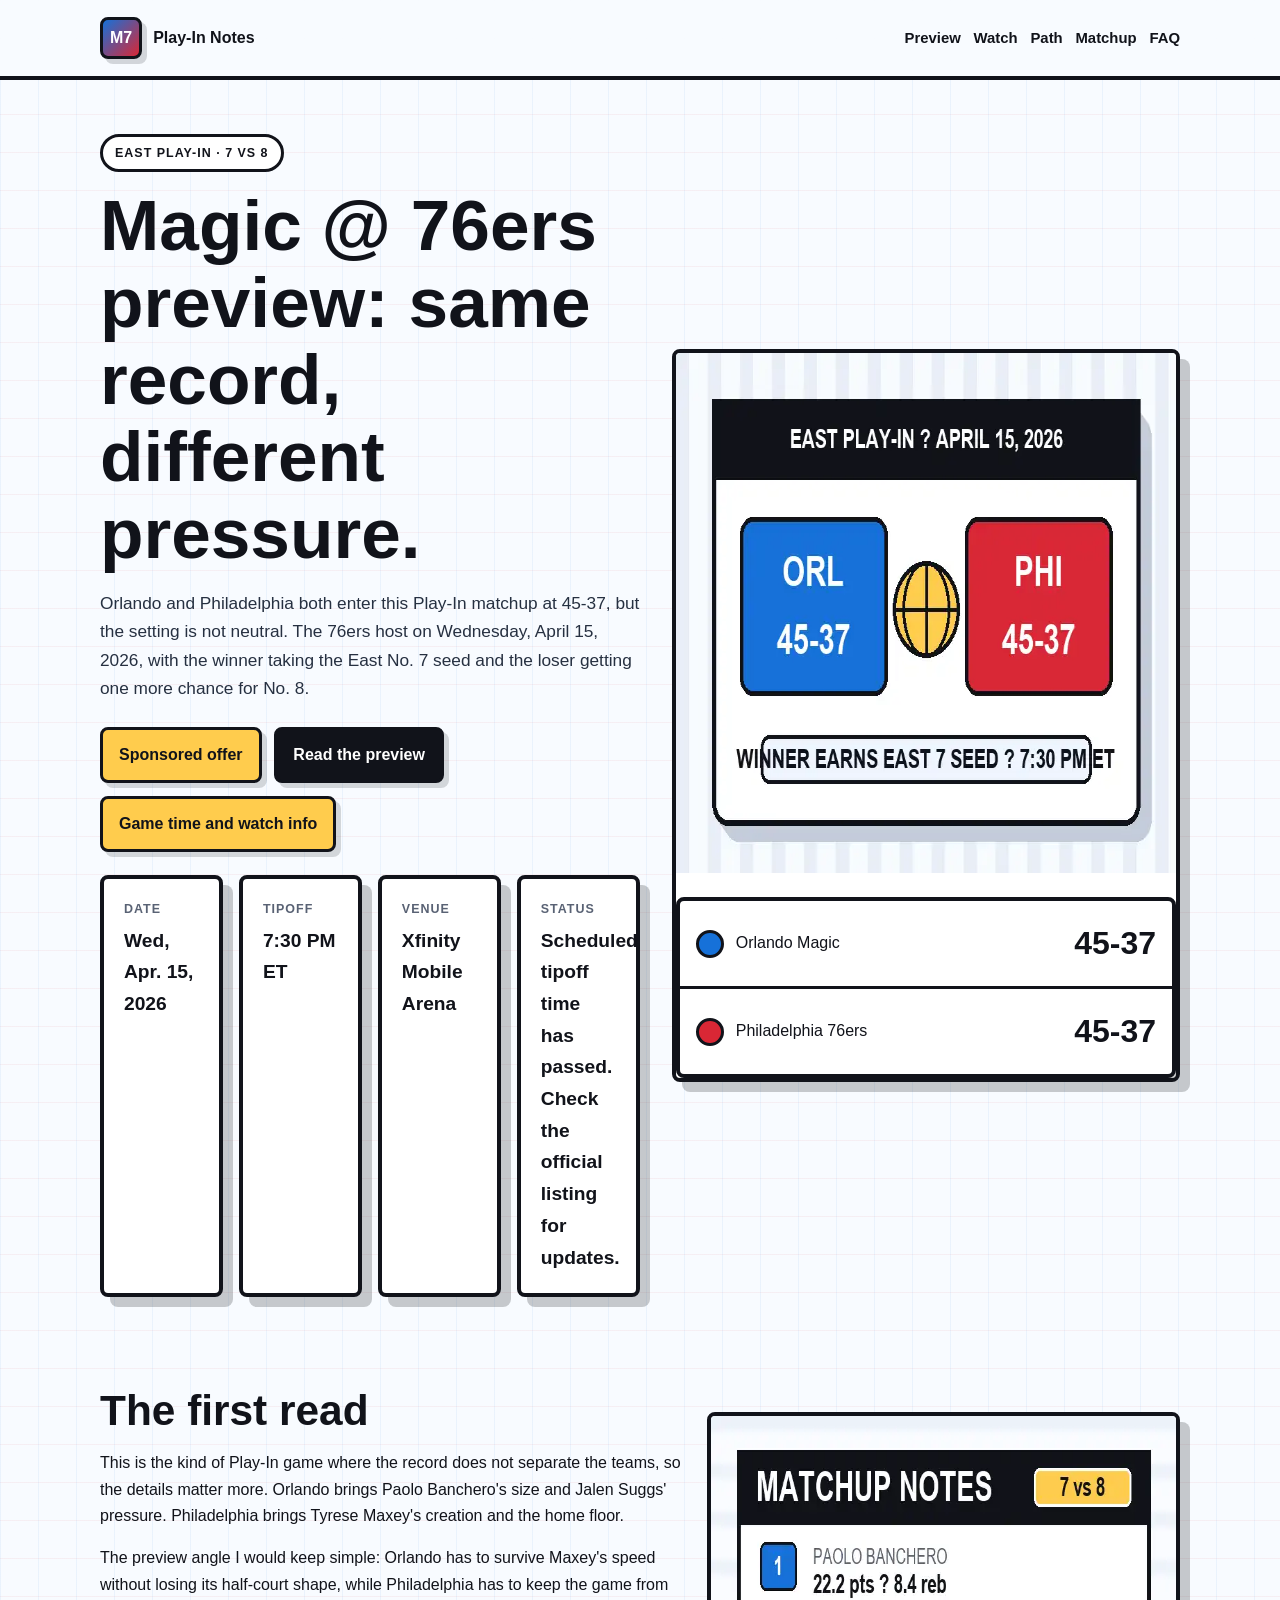
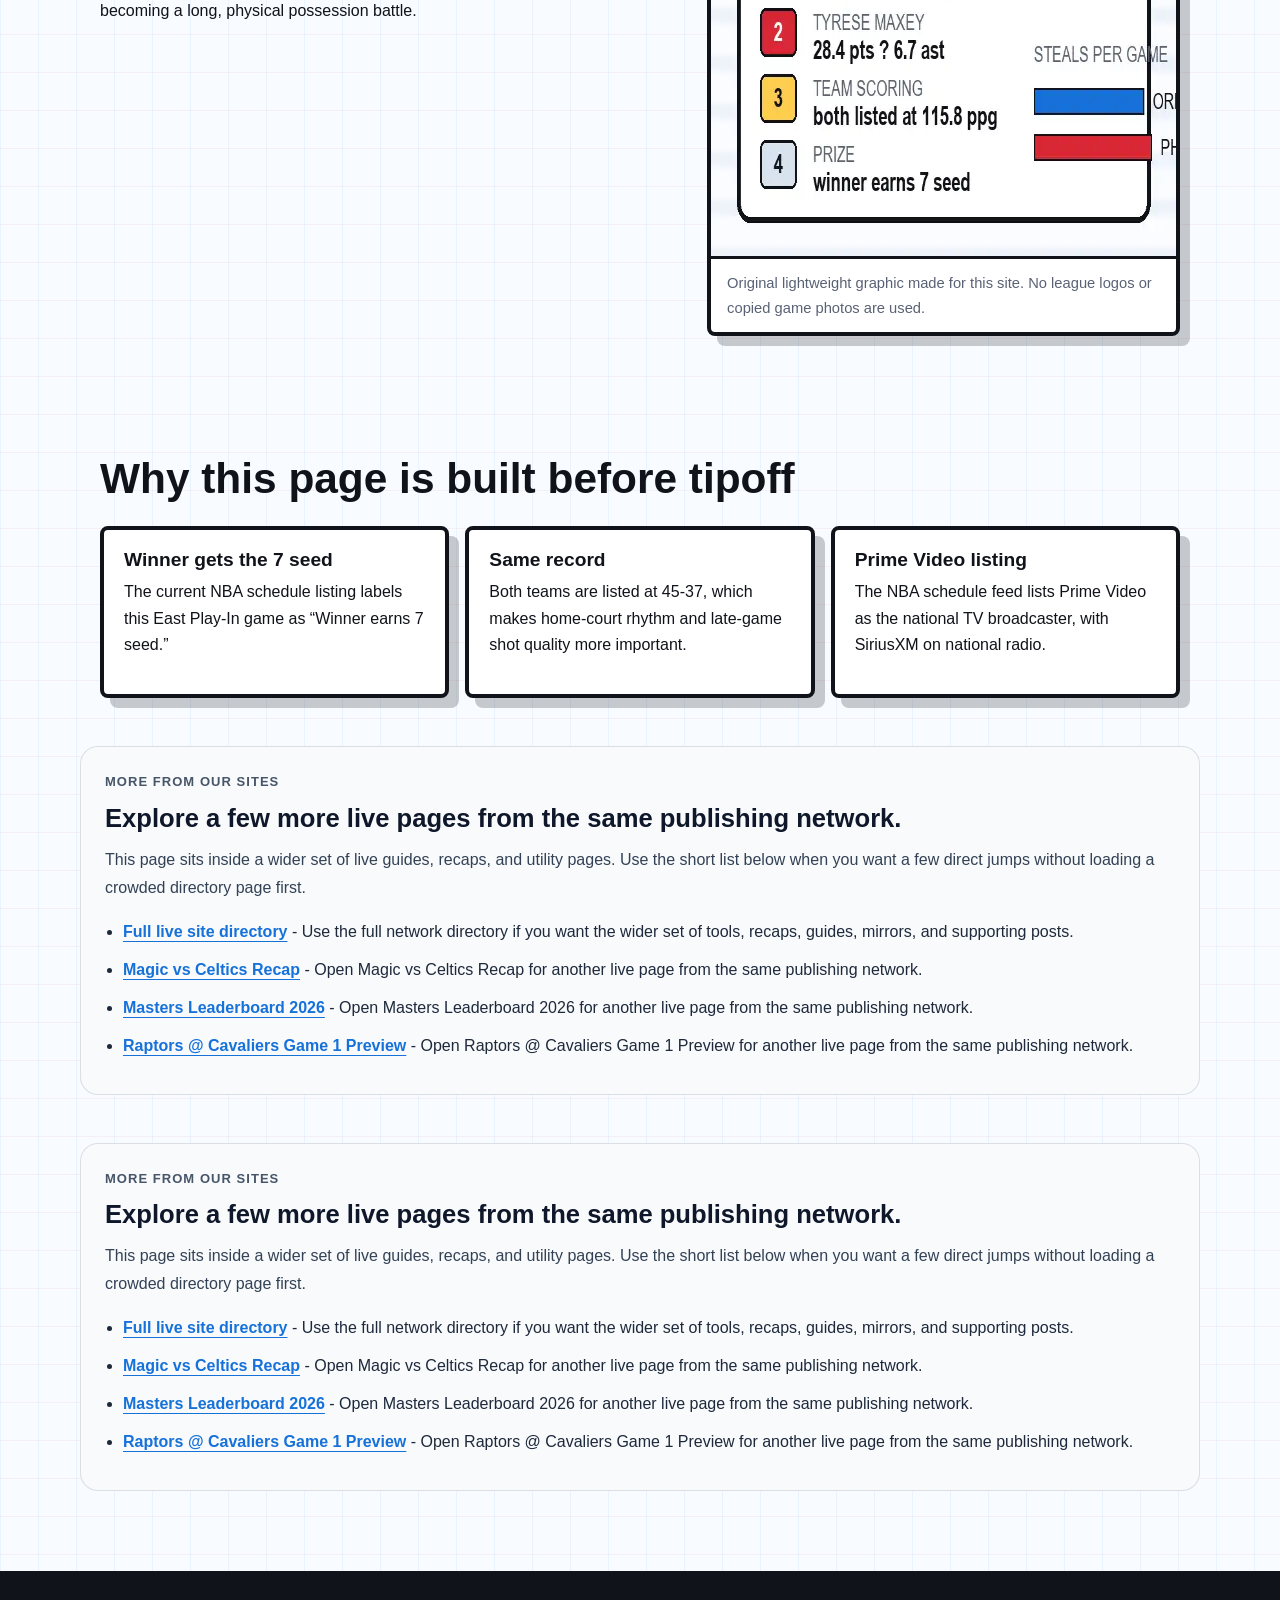
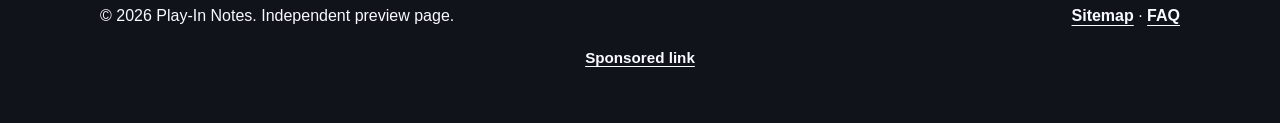
<file: index.html>
<!doctype html>
<html lang="en">
  <head>
    <meta charset="utf-8">
    <meta name="viewport" content="width=device-width, initial-scale=1">
    <meta name="google-site-verification" content="zPeMqoo2h3M_oqIertTkiu1rAj5quQBwW_J42bXbuFM">
    <title>Magic @ 76ers Play-In Preview: April 15, 2026</title>
    <meta name="description" content="Original Orlando Magic at Philadelphia 76ers Play-In preview with game time, venue, watch notes, player leaders, injury watch, and matchup angles.">
    <link rel="canonical" href="https://zeshanalikhan.github.io/magic-76ers-play-in-preview/">
    <meta property="og:title" content="Magic @ 76ers Play-In Preview">
    <meta property="og:description" content="Orlando and Philadelphia meet in the East 7-vs-8 Play-In game on April 15, 2026.">
    <meta property="og:type" content="website">
    <meta property="og:url" content="https://zeshanalikhan.github.io/magic-76ers-play-in-preview/">
    <meta property="og:image" content="https://zeshanalikhan.github.io/magic-76ers-play-in-preview/assets/images/magic-76ers-hero.webp">
    <link rel="stylesheet" href="styles.css">
    <script type="application/ld+json">
      {
        "@context": "https://schema.org",
        "@type": "SportsEvent",
        "name": "Orlando Magic at Philadelphia 76ers",
        "startDate": "2026-04-15T19:30:00-04:00",
        "eventStatus": "https://schema.org/EventScheduled",
        "eventAttendanceMode": "https://schema.org/OfflineEventAttendanceMode",
        "location": {
          "@type": "Place",
          "name": "Xfinity Mobile Arena",
          "address": {
            "@type": "PostalAddress",
            "addressLocality": "Philadelphia",
            "addressRegion": "PA",
            "addressCountry": "US"
          }
        },
        "homeTeam": {
          "@type": "SportsTeam",
          "name": "Philadelphia 76ers"
        },
        "awayTeam": {
          "@type": "SportsTeam",
          "name": "Orlando Magic"
        },
        "sport": "Basketball"
      }
    </script>
  </head>
  <body>
    <a class="skip-link" href="#main">Skip to content</a>
    <header class="site-header">
      <div class="nav-wrap">
        <a class="brand" href="index.html" aria-label="Magic 76ers Play-In home">
          <span class="brand-mark">M7</span>
          <span>Play-In Notes</span>
        </a>
        <nav class="nav-links" aria-label="Main navigation">
          <a href="pages/game-preview.html">Preview</a>
          <a href="pages/how-to-watch.html">Watch</a>
          <a href="pages/play-in-path.html">Path</a>
          <a href="pages/matchup-notes.html">Matchup</a>
          <a href="pages/game-faq.html">FAQ</a>
        </nav>
      </div>
    </header>

    <main id="main">
      <section class="hero">
        <div class="hero-inner">
          <div>
            <span class="eyebrow">East Play-In · 7 vs 8</span>
            <h1>Magic @ 76ers preview: same record, different pressure.</h1>
            <p class="lede">Orlando and Philadelphia both enter this Play-In matchup at 45-37, but the setting is not neutral. The 76ers host on Wednesday, April 15, 2026, with the winner taking the East No. 7 seed and the loser getting one more chance for No. 8.</p>
            <div class="cta-row">
              <a class="button secondary" href="https://www.profitablecpmratenetwork.com/j9f627innq?key=be46e17df9e34aa3b5b8e77e88a34740" rel="nofollow sponsored noopener" target="_blank">Sponsored offer</a>
              <a class="button" href="pages/game-preview.html">Read the preview</a>
              <a class="button secondary" href="pages/how-to-watch.html">Game time and watch info</a>
            </div>
            <div class="meta-grid" aria-label="Game quick facts">
              <div class="fact-card"><span>Date</span><strong>Wed, Apr. 15, 2026</strong></div>
              <div class="fact-card"><span>Tipoff</span><strong>7:30 PM ET</strong></div>
              <div class="fact-card"><span>Venue</span><strong>Xfinity Mobile Arena</strong></div>
              <div class="fact-card"><span>Status</span><strong data-event-countdown>Checking tipoff window</strong></div>
            </div>
          </div>
          <aside class="hero-card" aria-label="Game matchup card">
            <img src="assets/images/magic-76ers-hero.webp" width="720" height="520" alt="Illustrated Orlando Magic at Philadelphia 76ers Play-In matchup card">
            <div class="scoreboard">
              <div class="score-row"><span><span class="team-dot orl"></span>Orlando Magic</span><strong>45-37</strong></div>
              <div class="score-row"><span><span class="team-dot phi"></span>Philadelphia 76ers</span><strong>45-37</strong></div>
            </div>
          </aside>
        </div>
      </section>

      <section class="section">
        <div class="two-col">
          <div>
            <h2>The first read</h2>
            <p>This is the kind of Play-In game where the record does not separate the teams, so the details matter more. Orlando brings Paolo Banchero's size and Jalen Suggs' pressure. Philadelphia brings Tyrese Maxey's creation and the home floor.</p>
            <p>The preview angle I would keep simple: Orlando has to survive Maxey's speed without losing its half-court shape, while Philadelphia has to keep the game from becoming a long, physical possession battle.</p>
          </div>
          <figure class="image-frame">
            <img src="assets/images/magic-76ers-stats.webp" width="720" height="440" alt="Illustrated stat board for Orlando Magic at Philadelphia 76ers">
            <figcaption>Original lightweight graphic made for this site. No league logos or copied game photos are used.</figcaption>
          </figure>
        </div>
      </section>

      <section class="section">
        <h2>Why this page is built before tipoff</h2>
        <div class="card-grid">
          <article class="panel">
            <h3>Winner gets the 7 seed</h3>
            <p>The current NBA schedule listing labels this East Play-In game as “Winner earns 7 seed.”</p>
          </article>
          <article class="panel">
            <h3>Same record</h3>
            <p>Both teams are listed at 45-37, which makes home-court rhythm and late-game shot quality more important.</p>
          </article>
          <article class="panel">
            <h3>Prime Video listing</h3>
            <p>The NBA schedule feed lists Prime Video as the national TV broadcaster, with SiriusXM on national radio.</p>
          </article>
        </div>
      </section>

      <!-- NETWORK_LINKS_START -->
      <section data-network-links="true" aria-labelledby="network-links-heading" style="padding:0 0 48px;">
        <div style="width:min(1120px, calc(100% - 32px)); margin:0 auto;">
          <div style="border:1px solid rgba(15, 23, 42, 0.12); background:#f8fafc; border-radius:18px; padding:24px;">
            <p style="margin:0 0 10px; font-size:13px; font-weight:800; letter-spacing:0.08em; text-transform:uppercase; color:#475569;">More from our sites</p>
            <h2 id="network-links-heading" style="margin:0 0 12px; font-size:clamp(1.5rem, 2vw, 1.9rem); line-height:1.2; color:#0f172a;">Explore a few more live pages from the same publishing network.</h2>
            <p style="margin:0 0 16px; color:#334155; line-height:1.75;">This page sits inside a wider set of live guides, recaps, and utility pages. Use the short list below when you want a few direct jumps without loading a crowded directory page first.</p>
            <ul style="margin:0; padding-left:18px; color:#1e293b; line-height:1.75;">
          <li style="margin:0 0 10px;"><a href="https://zeshanalikhan.github.io/creator-app-hub-site/pages/site-directory.html">Full live site directory</a> - Use the full network directory if you want the wider set of tools, recaps, guides, mirrors, and supporting posts.</li>
          <li style="margin:0 0 10px;"><a href="https://zeshanalikhan.github.io/magic-celtics-recap/">Magic vs Celtics Recap</a> - Open Magic vs Celtics Recap for another live page from the same publishing network.</li>
          <li style="margin:0 0 10px;"><a href="https://zeshanalikhan.github.io/masters-leaderboard-guide/">Masters Leaderboard 2026</a> - Open Masters Leaderboard 2026 for another live page from the same publishing network.</li>
          <li style="margin:0 0 10px;"><a href="https://zeshanalikhan.github.io/raptors-cavaliers-first-round-game-1-preview/">Raptors @ Cavaliers Game 1 Preview</a> - Open Raptors @ Cavaliers Game 1 Preview for another live page from the same publishing network.</li>
            </ul>
          </div>
        </div>
      </section>
      <!-- NETWORK_LINKS_END -->
    
      <!-- NETWORK_LINKS_START -->
      <section data-network-links="true" aria-labelledby="network-links-heading" style="padding:0 0 48px;">
        <div style="width:min(1120px, calc(100% - 32px)); margin:0 auto;">
          <div style="border:1px solid rgba(15, 23, 42, 0.12); background:#f8fafc; border-radius:18px; padding:24px;">
            <p style="margin:0 0 10px; font-size:13px; font-weight:800; letter-spacing:0.08em; text-transform:uppercase; color:#475569;">More from our sites</p>
            <h2 id="network-links-heading" style="margin:0 0 12px; font-size:clamp(1.5rem, 2vw, 1.9rem); line-height:1.2; color:#0f172a;">Explore a few more live pages from the same publishing network.</h2>
            <p style="margin:0 0 16px; color:#334155; line-height:1.75;">This page sits inside a wider set of live guides, recaps, and utility pages. Use the short list below when you want a few direct jumps without loading a crowded directory page first.</p>
            <ul style="margin:0; padding-left:18px; color:#1e293b; line-height:1.75;">
          <li style="margin:0 0 10px;"><a href="https://zeshanalikhan.github.io/creator-app-hub-site/pages/site-directory.html">Full live site directory</a> - Use the full network directory if you want the wider set of tools, recaps, guides, mirrors, and supporting posts.</li>
          <li style="margin:0 0 10px;"><a href="https://zeshanalikhan.github.io/magic-celtics-recap/">Magic vs Celtics Recap</a> - Open Magic vs Celtics Recap for another live page from the same publishing network.</li>
          <li style="margin:0 0 10px;"><a href="https://zeshanalikhan.github.io/masters-leaderboard-guide/">Masters Leaderboard 2026</a> - Open Masters Leaderboard 2026 for another live page from the same publishing network.</li>
          <li style="margin:0 0 10px;"><a href="https://zeshanalikhan.github.io/raptors-cavaliers-first-round-game-1-preview/">Raptors @ Cavaliers Game 1 Preview</a> - Open Raptors @ Cavaliers Game 1 Preview for another live page from the same publishing network.</li>
            </ul>
          </div>
        </div>
      </section>
      <!-- NETWORK_LINKS_END -->
    </main>

    <footer class="site-footer">
      <div class="footer-inner">
        <p>© <span data-year>2026</span> Play-In Notes. Independent preview page.</p>
        <p><a href="sitemap.xml">Sitemap</a> · <a href="pages/game-faq.html">FAQ</a></p>
      </div>
          <div class="adsterra-link-wrap">
        <a class="adsterra-link" href="https://www.profitablecpmratenetwork.com/j9f627innq?key=be46e17df9e34aa3b5b8e77e88a34740" rel="nofollow sponsored noopener" target="_blank">Sponsored link</a>
      </div>
  </footer>
    <script src="app.js" defer></script>
  </body>
</html>
</file>
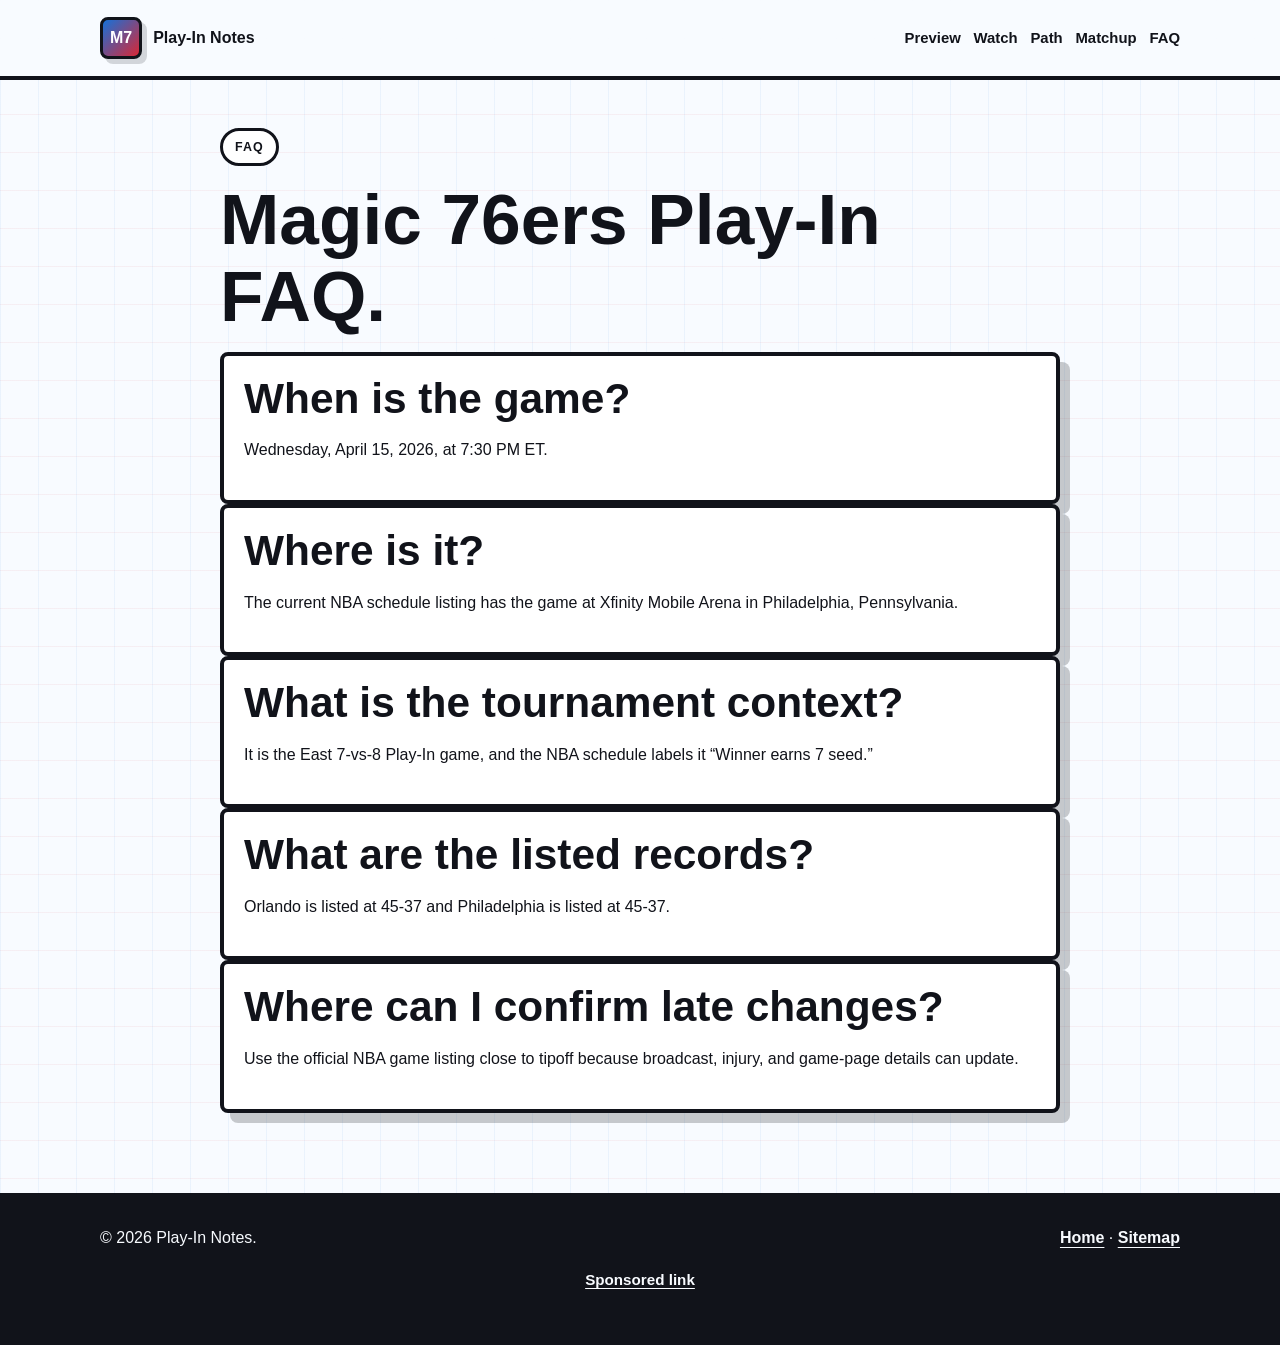
<file: pages/game-faq.html>
<!doctype html>
<html lang="en">
  <head>
    <meta charset="utf-8">
    <meta name="viewport" content="width=device-width, initial-scale=1">
    <meta name="google-site-verification" content="zPeMqoo2h3M_oqIertTkiu1rAj5quQBwW_J42bXbuFM">
    <title>Magic 76ers Play-In FAQ</title>
    <meta name="description" content="FAQ for Orlando Magic at Philadelphia 76ers in the April 15, 2026 East Play-In game.">
    <link rel="canonical" href="https://zeshanalikhan.github.io/magic-76ers-play-in-preview/pages/game-faq.html">
    <meta property="og:title" content="Magic 76ers Play-In FAQ">
    <meta property="og:description" content="Quick answers about time, venue, broadcast, records, and Play-In stakes.">
    <meta property="og:type" content="article">
    <meta property="og:url" content="https://zeshanalikhan.github.io/magic-76ers-play-in-preview/pages/game-faq.html">
    <meta property="og:image" content="https://zeshanalikhan.github.io/magic-76ers-play-in-preview/assets/images/magic-76ers-hero.webp">
    <link rel="stylesheet" href="../styles.css">
    <script type="application/ld+json">
      {
        "@context": "https://schema.org",
        "@type": "FAQPage",
        "mainEntity": [
          {
            "@type": "Question",
            "name": "When is Magic at 76ers?",
            "acceptedAnswer": {
              "@type": "Answer",
              "text": "Magic at 76ers is scheduled for Wednesday, April 15, 2026, at 7:30 PM ET."
            }
          },
          {
            "@type": "Question",
            "name": "Where is Orlando vs Philadelphia being played?",
            "acceptedAnswer": {
              "@type": "Answer",
              "text": "The game is listed at Xfinity Mobile Arena in Philadelphia, Pennsylvania."
            }
          },
          {
            "@type": "Question",
            "name": "What does the winner get?",
            "acceptedAnswer": {
              "@type": "Answer",
              "text": "The NBA schedule listing says the winner earns the East No. 7 seed."
            }
          },
          {
            "@type": "Question",
            "name": "What are the listed team records?",
            "acceptedAnswer": {
              "@type": "Answer",
              "text": "Both Orlando and Philadelphia are listed at 45-37."
            }
          }
        ]
      }
    </script>
  </head>
  <body>
    <a class="skip-link" href="#main">Skip to content</a>
    <header class="site-header">
      <div class="nav-wrap">
        <a class="brand" href="../index.html"><span class="brand-mark">M7</span><span>Play-In Notes</span></a>
        <nav class="nav-links" aria-label="Main navigation">
          <a href="game-preview.html">Preview</a>
          <a href="how-to-watch.html">Watch</a>
          <a href="play-in-path.html">Path</a>
          <a href="matchup-notes.html">Matchup</a>
          <a href="game-faq.html">FAQ</a>
        </nav>
      </div>
    </header>
    <main id="main" class="section narrow">
      <span class="eyebrow">FAQ</span>
      <h1>Magic 76ers Play-In FAQ.</h1>

      <section class="panel">
        <h2>When is the game?</h2>
        <p>Wednesday, April 15, 2026, at 7:30 PM ET.</p>
      </section>
      <section class="panel">
        <h2>Where is it?</h2>
        <p>The current NBA schedule listing has the game at Xfinity Mobile Arena in Philadelphia, Pennsylvania.</p>
      </section>
      <section class="panel">
        <h2>What is the tournament context?</h2>
        <p>It is the East 7-vs-8 Play-In game, and the NBA schedule labels it “Winner earns 7 seed.”</p>
      </section>
      <section class="panel">
        <h2>What are the listed records?</h2>
        <p>Orlando is listed at 45-37 and Philadelphia is listed at 45-37.</p>
      </section>
      <section class="panel">
        <h2>Where can I confirm late changes?</h2>
        <p>Use the official NBA game listing close to tipoff because broadcast, injury, and game-page details can update.</p>
      </section>
    </main>
    <footer class="site-footer">
      <div class="footer-inner">
        <p>© <span data-year>2026</span> Play-In Notes.</p>
        <p><a href="../index.html">Home</a> · <a href="../sitemap.xml">Sitemap</a></p>
      </div>
          <div class="adsterra-link-wrap">
        <a class="adsterra-link" href="https://www.profitablecpmratenetwork.com/j9f627innq?key=be46e17df9e34aa3b5b8e77e88a34740" rel="nofollow sponsored noopener" target="_blank">Sponsored link</a>
      </div>
  </footer>
    <script src="../app.js" defer></script>
  </body>
</html>
</file>
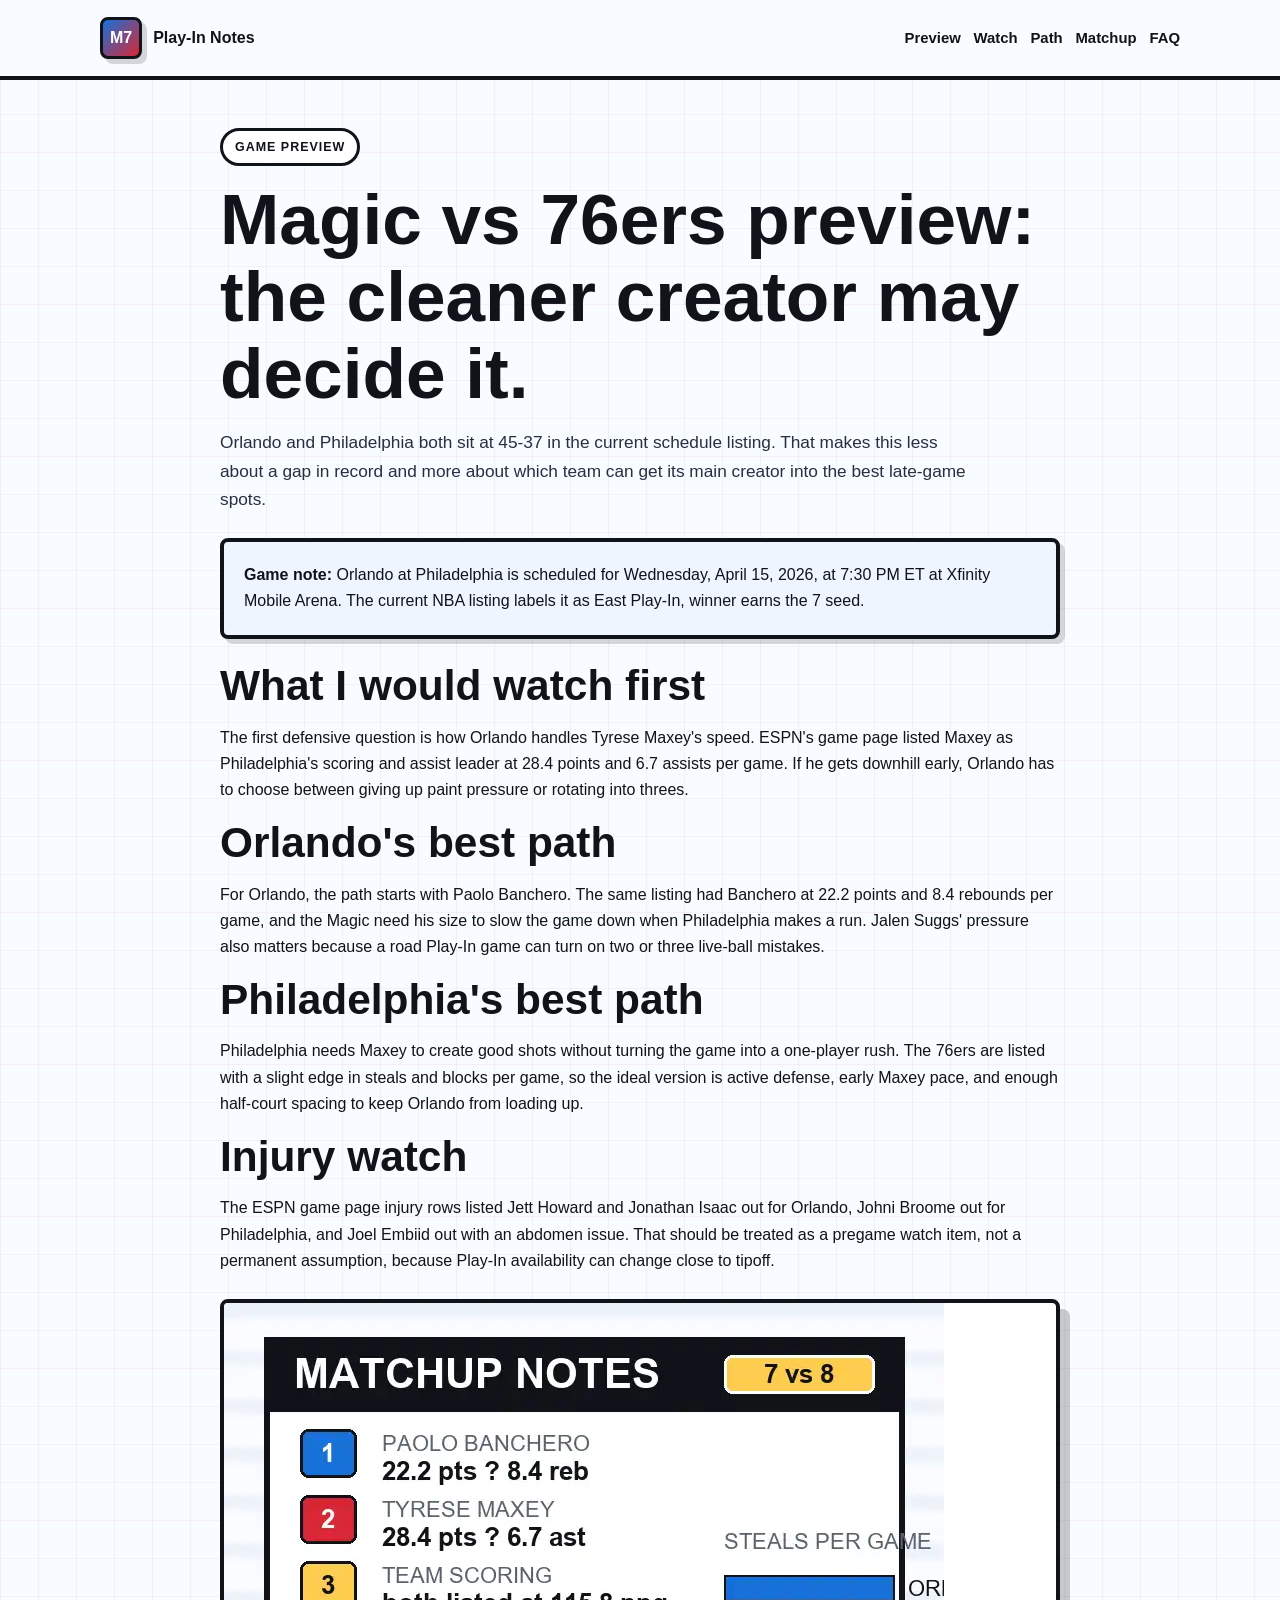
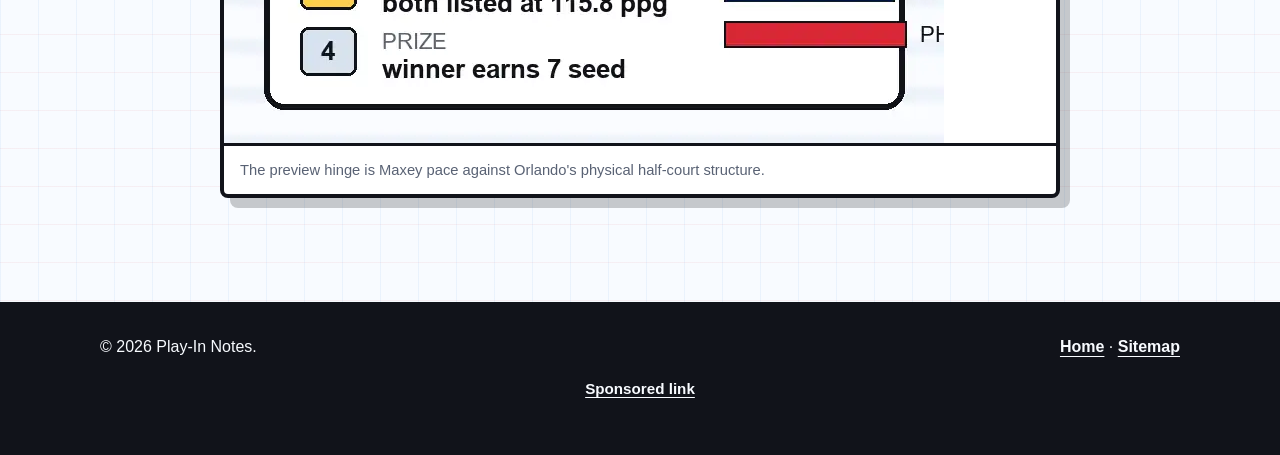
<file: pages/game-preview.html>
<!doctype html>
<html lang="en">
  <head>
    <meta charset="utf-8">
    <meta name="viewport" content="width=device-width, initial-scale=1">
    <meta name="google-site-verification" content="zPeMqoo2h3M_oqIertTkiu1rAj5quQBwW_J42bXbuFM">
    <title>Magic vs 76ers Preview: East Play-In Notes</title>
    <meta name="description" content="Original Orlando Magic vs Philadelphia 76ers Play-In preview with matchup angles, leaders, injury watch, and game context.">
    <link rel="canonical" href="https://zeshanalikhan.github.io/magic-76ers-play-in-preview/pages/game-preview.html">
    <meta property="og:title" content="Magic vs 76ers Preview">
    <meta property="og:description" content="Orlando visits Philadelphia in the East 7-vs-8 Play-In matchup.">
    <meta property="og:type" content="article">
    <meta property="og:url" content="https://zeshanalikhan.github.io/magic-76ers-play-in-preview/pages/game-preview.html">
    <meta property="og:image" content="https://zeshanalikhan.github.io/magic-76ers-play-in-preview/assets/images/magic-76ers-hero.webp">
    <link rel="stylesheet" href="../styles.css">
    <script type="application/ld+json">
      {
        "@context": "https://schema.org",
        "@type": "Article",
        "headline": "Magic vs 76ers Preview: East Play-In Notes",
        "description": "Original Orlando Magic vs Philadelphia 76ers Play-In preview with matchup angles, leaders, injury watch, and game context.",
        "datePublished": "2026-04-13",
        "dateModified": "2026-04-13",
        "image": "https://zeshanalikhan.github.io/magic-76ers-play-in-preview/assets/images/magic-76ers-hero.webp",
        "author": {
          "@type": "Person",
          "name": "Play-In Notes Desk"
        },
        "mainEntityOfPage": "https://zeshanalikhan.github.io/magic-76ers-play-in-preview/pages/game-preview.html",
        "about": {
          "@type": "SportsEvent",
          "name": "Orlando Magic at Philadelphia 76ers",
          "startDate": "2026-04-15T19:30:00-04:00",
          "location": {
            "@type": "Place",
            "name": "Xfinity Mobile Arena",
            "address": {
              "@type": "PostalAddress",
              "addressLocality": "Philadelphia",
              "addressRegion": "PA",
              "addressCountry": "US"
            }
          }
        }
      }
    </script>
  </head>
  <body>
    <a class="skip-link" href="#main">Skip to content</a>
    <header class="site-header">
      <div class="nav-wrap">
        <a class="brand" href="../index.html"><span class="brand-mark">M7</span><span>Play-In Notes</span></a>
        <nav class="nav-links" aria-label="Main navigation">
          <a href="game-preview.html">Preview</a>
          <a href="how-to-watch.html">Watch</a>
          <a href="play-in-path.html">Path</a>
          <a href="matchup-notes.html">Matchup</a>
          <a href="game-faq.html">FAQ</a>
        </nav>
      </div>
    </header>
    <main id="main" class="section narrow">
      <span class="eyebrow">Game preview</span>
      <h1>Magic vs 76ers preview: the cleaner creator may decide it.</h1>
      <p class="lede">Orlando and Philadelphia both sit at 45-37 in the current schedule listing. That makes this less about a gap in record and more about which team can get its main creator into the best late-game spots.</p>

      <div class="callout">
        <strong>Game note:</strong> Orlando at Philadelphia is scheduled for Wednesday, April 15, 2026, at 7:30 PM ET at Xfinity Mobile Arena. The current NBA listing labels it as East Play-In, winner earns the 7 seed.
      </div>

      <h2>What I would watch first</h2>
      <p>The first defensive question is how Orlando handles Tyrese Maxey's speed. ESPN's game page listed Maxey as Philadelphia's scoring and assist leader at 28.4 points and 6.7 assists per game. If he gets downhill early, Orlando has to choose between giving up paint pressure or rotating into threes.</p>

      <h2>Orlando's best path</h2>
      <p>For Orlando, the path starts with Paolo Banchero. The same listing had Banchero at 22.2 points and 8.4 rebounds per game, and the Magic need his size to slow the game down when Philadelphia makes a run. Jalen Suggs' pressure also matters because a road Play-In game can turn on two or three live-ball mistakes.</p>

      <h2>Philadelphia's best path</h2>
      <p>Philadelphia needs Maxey to create good shots without turning the game into a one-player rush. The 76ers are listed with a slight edge in steals and blocks per game, so the ideal version is active defense, early Maxey pace, and enough half-court spacing to keep Orlando from loading up.</p>

      <h2>Injury watch</h2>
      <p>The ESPN game page injury rows listed Jett Howard and Jonathan Isaac out for Orlando, Johni Broome out for Philadelphia, and Joel Embiid out with an abdomen issue. That should be treated as a pregame watch item, not a permanent assumption, because Play-In availability can change close to tipoff.</p>

      <figure class="image-frame">
        <img src="../assets/images/magic-76ers-stats.webp" width="720" height="440" alt="Illustrated Magic 76ers stat notes">
        <figcaption>The preview hinge is Maxey pace against Orlando's physical half-court structure.</figcaption>
      </figure>
    </main>
    <footer class="site-footer">
      <div class="footer-inner">
        <p>© <span data-year>2026</span> Play-In Notes.</p>
        <p><a href="../index.html">Home</a> · <a href="../sitemap.xml">Sitemap</a></p>
      </div>
          <div class="adsterra-link-wrap">
        <a class="adsterra-link" href="https://www.profitablecpmratenetwork.com/j9f627innq?key=be46e17df9e34aa3b5b8e77e88a34740" rel="nofollow sponsored noopener" target="_blank">Sponsored link</a>
      </div>
  </footer>
    <script src="../app.js" defer></script>
  </body>
</html>
</file>
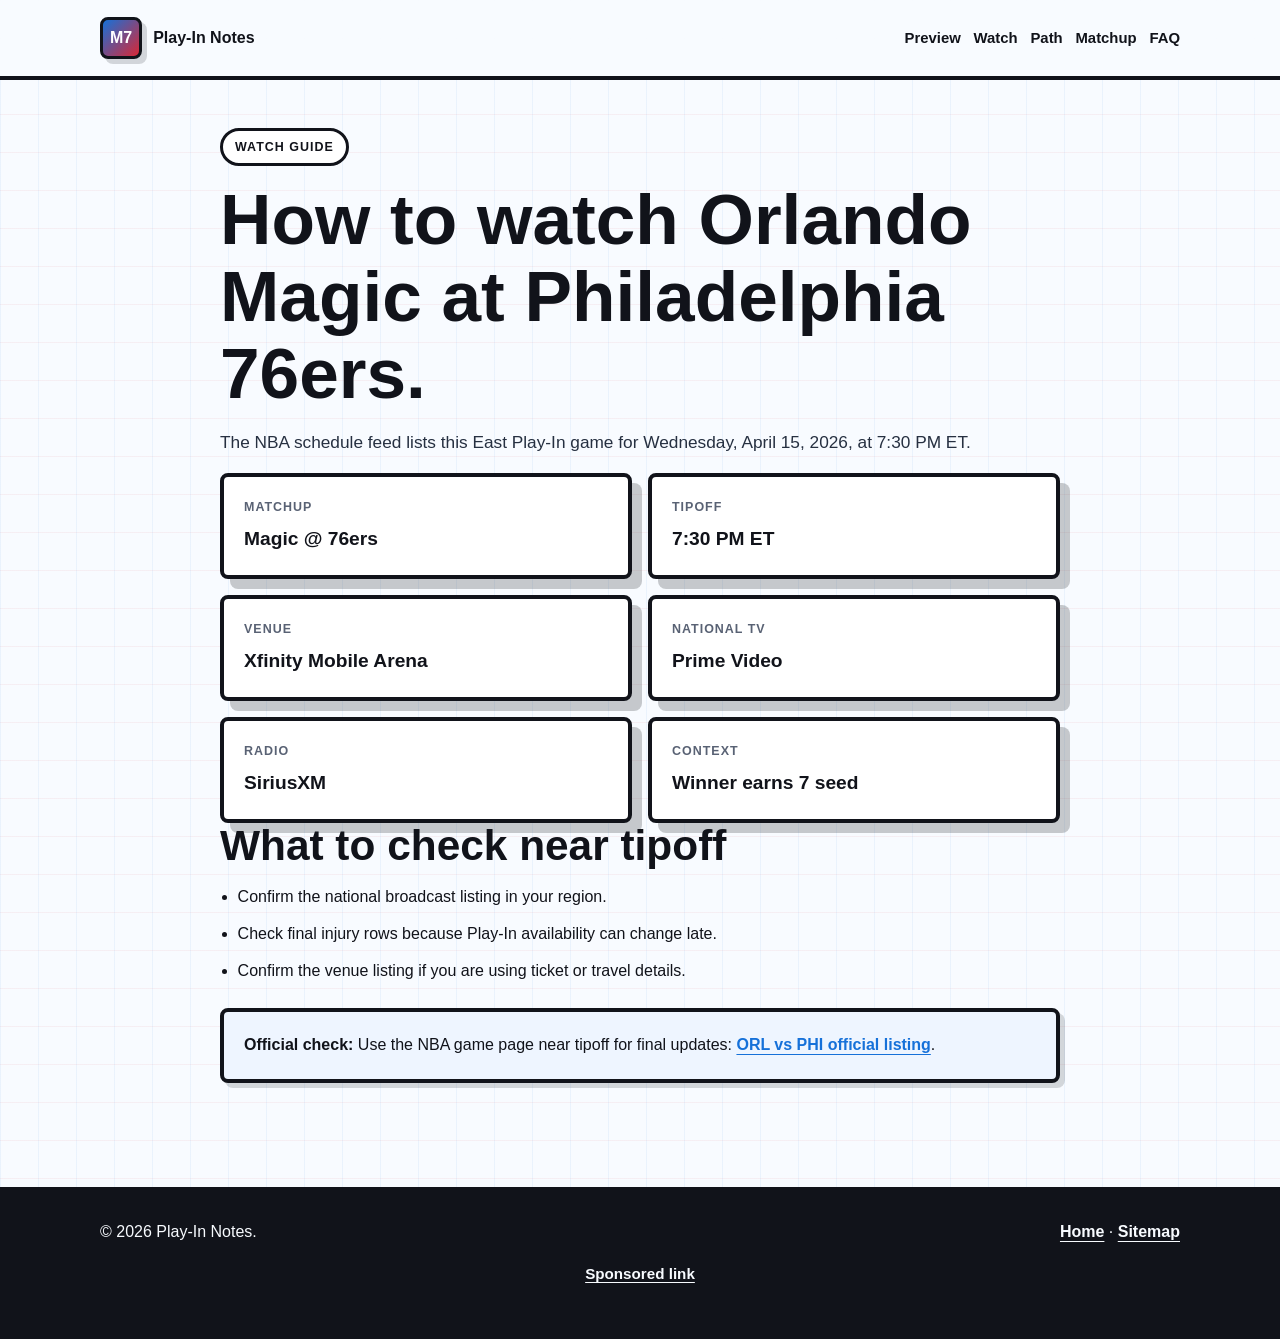
<file: pages/how-to-watch.html>
<!doctype html>
<html lang="en">
  <head>
    <meta charset="utf-8">
    <meta name="viewport" content="width=device-width, initial-scale=1">
    <meta name="google-site-verification" content="zPeMqoo2h3M_oqIertTkiu1rAj5quQBwW_J42bXbuFM">
    <title>How to Watch Magic at 76ers: Time, Venue, Broadcast</title>
    <meta name="description" content="How to watch Orlando Magic at Philadelphia 76ers in the April 15, 2026 East Play-In game, including time, venue, broadcast, and official listing link.">
    <link rel="canonical" href="https://zeshanalikhan.github.io/magic-76ers-play-in-preview/pages/how-to-watch.html">
    <meta property="og:title" content="How to Watch Magic at 76ers">
    <meta property="og:description" content="Tipoff time, venue, and broadcast notes for Orlando at Philadelphia.">
    <meta property="og:type" content="article">
    <meta property="og:url" content="https://zeshanalikhan.github.io/magic-76ers-play-in-preview/pages/how-to-watch.html">
    <meta property="og:image" content="https://zeshanalikhan.github.io/magic-76ers-play-in-preview/assets/images/magic-76ers-stats.webp">
    <link rel="stylesheet" href="../styles.css">
    <script type="application/ld+json">
      {
        "@context": "https://schema.org",
        "@type": "Article",
        "headline": "How to Watch Magic at 76ers: Time, Venue, Broadcast",
        "description": "How to watch Orlando Magic at Philadelphia 76ers in the April 15, 2026 East Play-In game, including time, venue, broadcast, and official listing link.",
        "datePublished": "2026-04-13",
        "dateModified": "2026-04-13",
        "image": "https://zeshanalikhan.github.io/magic-76ers-play-in-preview/assets/images/magic-76ers-stats.webp",
        "author": {
          "@type": "Person",
          "name": "Play-In Notes Desk"
        },
        "mainEntityOfPage": "https://zeshanalikhan.github.io/magic-76ers-play-in-preview/pages/how-to-watch.html",
        "about": {
          "@type": "SportsEvent",
          "name": "Orlando Magic at Philadelphia 76ers",
          "startDate": "2026-04-15T19:30:00-04:00",
          "location": {
            "@type": "Place",
            "name": "Xfinity Mobile Arena",
            "address": {
              "@type": "PostalAddress",
              "addressLocality": "Philadelphia",
              "addressRegion": "PA",
              "addressCountry": "US"
            }
          }
        }
      }
    </script>
  </head>
  <body>
    <a class="skip-link" href="#main">Skip to content</a>
    <header class="site-header">
      <div class="nav-wrap">
        <a class="brand" href="../index.html"><span class="brand-mark">M7</span><span>Play-In Notes</span></a>
        <nav class="nav-links" aria-label="Main navigation">
          <a href="game-preview.html">Preview</a>
          <a href="how-to-watch.html">Watch</a>
          <a href="play-in-path.html">Path</a>
          <a href="matchup-notes.html">Matchup</a>
          <a href="game-faq.html">FAQ</a>
        </nav>
      </div>
    </header>
    <main id="main" class="section narrow">
      <span class="eyebrow">Watch guide</span>
      <h1>How to watch Orlando Magic at Philadelphia 76ers.</h1>
      <p class="lede">The NBA schedule feed lists this East Play-In game for Wednesday, April 15, 2026, at 7:30 PM ET.</p>

      <section class="stat-grid" aria-label="Watch facts">
        <div class="fact-card"><span>Matchup</span><strong>Magic @ 76ers</strong></div>
        <div class="fact-card"><span>Tipoff</span><strong>7:30 PM ET</strong></div>
        <div class="fact-card"><span>Venue</span><strong>Xfinity Mobile Arena</strong></div>
        <div class="fact-card"><span>National TV</span><strong>Prime Video</strong></div>
        <div class="fact-card"><span>Radio</span><strong>SiriusXM</strong></div>
        <div class="fact-card"><span>Context</span><strong>Winner earns 7 seed</strong></div>
      </section>

      <h2>What to check near tipoff</h2>
      <ul class="clean-list">
        <li>Confirm the national broadcast listing in your region.</li>
        <li>Check final injury rows because Play-In availability can change late.</li>
        <li>Confirm the venue listing if you are using ticket or travel details.</li>
      </ul>

      <div class="callout">
        <strong>Official check:</strong> Use the NBA game page near tipoff for final updates: <a href="https://www.nba.com/game/orl-vs-phi-0052500101" rel="nofollow noopener" target="_blank">ORL vs PHI official listing</a>.
      </div>
    </main>
    <footer class="site-footer">
      <div class="footer-inner">
        <p>© <span data-year>2026</span> Play-In Notes.</p>
        <p><a href="../index.html">Home</a> · <a href="../sitemap.xml">Sitemap</a></p>
      </div>
          <div class="adsterra-link-wrap">
        <a class="adsterra-link" href="https://www.profitablecpmratenetwork.com/j9f627innq?key=be46e17df9e34aa3b5b8e77e88a34740" rel="nofollow sponsored noopener" target="_blank">Sponsored link</a>
      </div>
  </footer>
    <script src="../app.js" defer></script>
  </body>
</html>
</file>
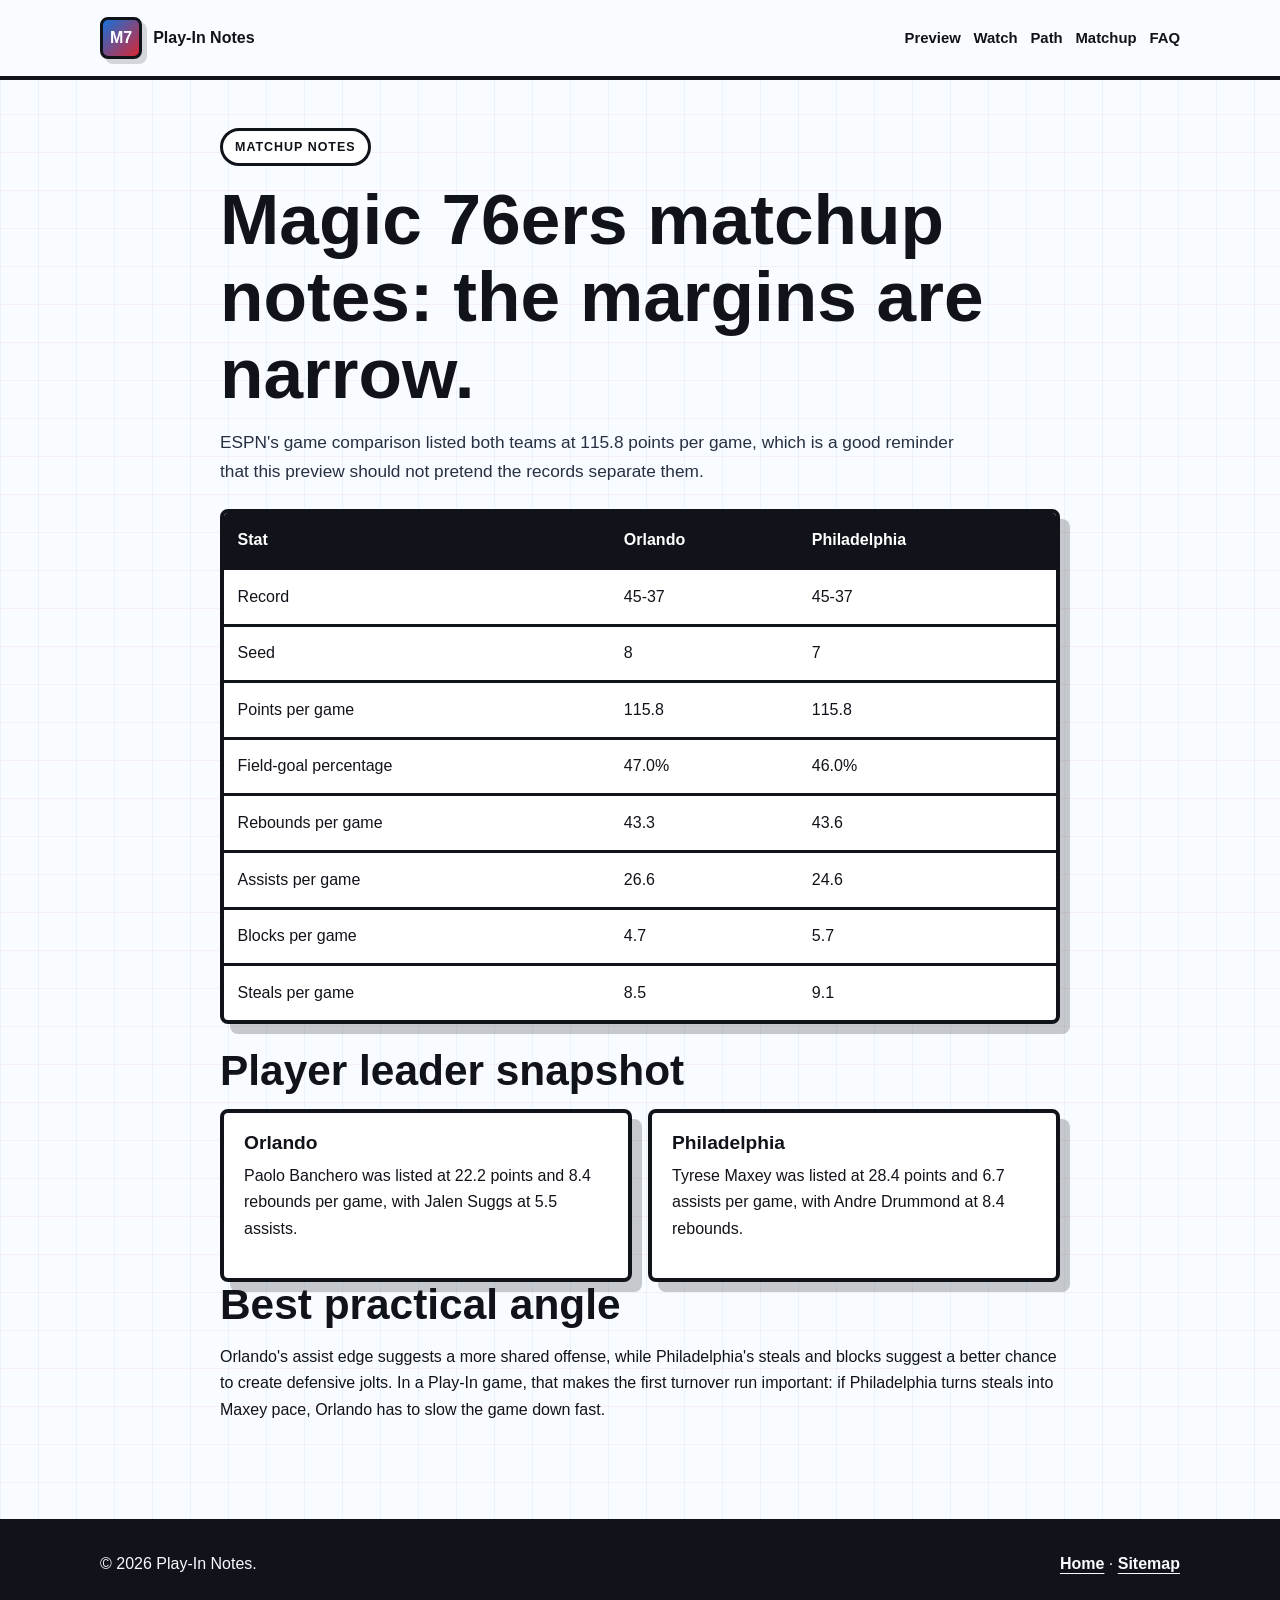
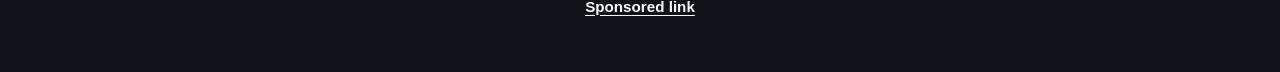
<file: pages/matchup-notes.html>
<!doctype html>
<html lang="en">
  <head>
    <meta charset="utf-8">
    <meta name="viewport" content="width=device-width, initial-scale=1">
    <meta name="google-site-verification" content="zPeMqoo2h3M_oqIertTkiu1rAj5quQBwW_J42bXbuFM">
    <title>Magic 76ers Matchup Notes: Banchero, Maxey, Team Stats</title>
    <meta name="description" content="Matchup notes for Orlando Magic at Philadelphia 76ers with player leaders, team stat comparison, and key Play-In angles.">
    <link rel="canonical" href="https://zeshanalikhan.github.io/magic-76ers-play-in-preview/pages/matchup-notes.html">
    <meta property="og:title" content="Magic 76ers Matchup Notes">
    <meta property="og:description" content="The stat comparison behind Orlando at Philadelphia.">
    <meta property="og:type" content="article">
    <meta property="og:url" content="https://zeshanalikhan.github.io/magic-76ers-play-in-preview/pages/matchup-notes.html">
    <meta property="og:image" content="https://zeshanalikhan.github.io/magic-76ers-play-in-preview/assets/images/magic-76ers-stats.webp">
    <link rel="stylesheet" href="../styles.css">
    <script type="application/ld+json">
      {
        "@context": "https://schema.org",
        "@type": "Article",
        "headline": "Magic 76ers Matchup Notes: Banchero, Maxey, Team Stats",
        "description": "Matchup notes for Orlando Magic at Philadelphia 76ers with player leaders, team stat comparison, and key Play-In angles.",
        "datePublished": "2026-04-13",
        "dateModified": "2026-04-13",
        "image": "https://zeshanalikhan.github.io/magic-76ers-play-in-preview/assets/images/magic-76ers-stats.webp",
        "author": {
          "@type": "Person",
          "name": "Play-In Notes Desk"
        },
        "mainEntityOfPage": "https://zeshanalikhan.github.io/magic-76ers-play-in-preview/pages/matchup-notes.html",
        "about": {
          "@type": "SportsEvent",
          "name": "Orlando Magic at Philadelphia 76ers",
          "startDate": "2026-04-15T19:30:00-04:00",
          "location": {
            "@type": "Place",
            "name": "Xfinity Mobile Arena",
            "address": {
              "@type": "PostalAddress",
              "addressLocality": "Philadelphia",
              "addressRegion": "PA",
              "addressCountry": "US"
            }
          }
        }
      }
    </script>
  </head>
  <body>
    <a class="skip-link" href="#main">Skip to content</a>
    <header class="site-header">
      <div class="nav-wrap">
        <a class="brand" href="../index.html"><span class="brand-mark">M7</span><span>Play-In Notes</span></a>
        <nav class="nav-links" aria-label="Main navigation">
          <a href="game-preview.html">Preview</a>
          <a href="how-to-watch.html">Watch</a>
          <a href="play-in-path.html">Path</a>
          <a href="matchup-notes.html">Matchup</a>
          <a href="game-faq.html">FAQ</a>
        </nav>
      </div>
    </header>
    <main id="main" class="section narrow">
      <span class="eyebrow">Matchup notes</span>
      <h1>Magic 76ers matchup notes: the margins are narrow.</h1>
      <p class="lede">ESPN's game comparison listed both teams at 115.8 points per game, which is a good reminder that this preview should not pretend the records separate them.</p>

      <table class="stat-table" aria-label="Team stat comparison">
        <thead>
          <tr><th>Stat</th><th>Orlando</th><th>Philadelphia</th></tr>
        </thead>
        <tbody>
          <tr><td>Record</td><td>45-37</td><td>45-37</td></tr>
          <tr><td>Seed</td><td>8</td><td>7</td></tr>
          <tr><td>Points per game</td><td>115.8</td><td>115.8</td></tr>
          <tr><td>Field-goal percentage</td><td>47.0%</td><td>46.0%</td></tr>
          <tr><td>Rebounds per game</td><td>43.3</td><td>43.6</td></tr>
          <tr><td>Assists per game</td><td>26.6</td><td>24.6</td></tr>
          <tr><td>Blocks per game</td><td>4.7</td><td>5.7</td></tr>
          <tr><td>Steals per game</td><td>8.5</td><td>9.1</td></tr>
        </tbody>
      </table>

      <h2>Player leader snapshot</h2>
      <div class="stat-grid">
        <div class="panel"><h3>Orlando</h3><p>Paolo Banchero was listed at 22.2 points and 8.4 rebounds per game, with Jalen Suggs at 5.5 assists.</p></div>
        <div class="panel"><h3>Philadelphia</h3><p>Tyrese Maxey was listed at 28.4 points and 6.7 assists per game, with Andre Drummond at 8.4 rebounds.</p></div>
      </div>

      <h2>Best practical angle</h2>
      <p>Orlando's assist edge suggests a more shared offense, while Philadelphia's steals and blocks suggest a better chance to create defensive jolts. In a Play-In game, that makes the first turnover run important: if Philadelphia turns steals into Maxey pace, Orlando has to slow the game down fast.</p>
    </main>
    <footer class="site-footer">
      <div class="footer-inner">
        <p>© <span data-year>2026</span> Play-In Notes.</p>
        <p><a href="../index.html">Home</a> · <a href="../sitemap.xml">Sitemap</a></p>
      </div>
          <div class="adsterra-link-wrap">
        <a class="adsterra-link" href="https://www.profitablecpmratenetwork.com/j9f627innq?key=be46e17df9e34aa3b5b8e77e88a34740" rel="nofollow sponsored noopener" target="_blank">Sponsored link</a>
      </div>
  </footer>
    <script src="../app.js" defer></script>
  </body>
</html>
</file>
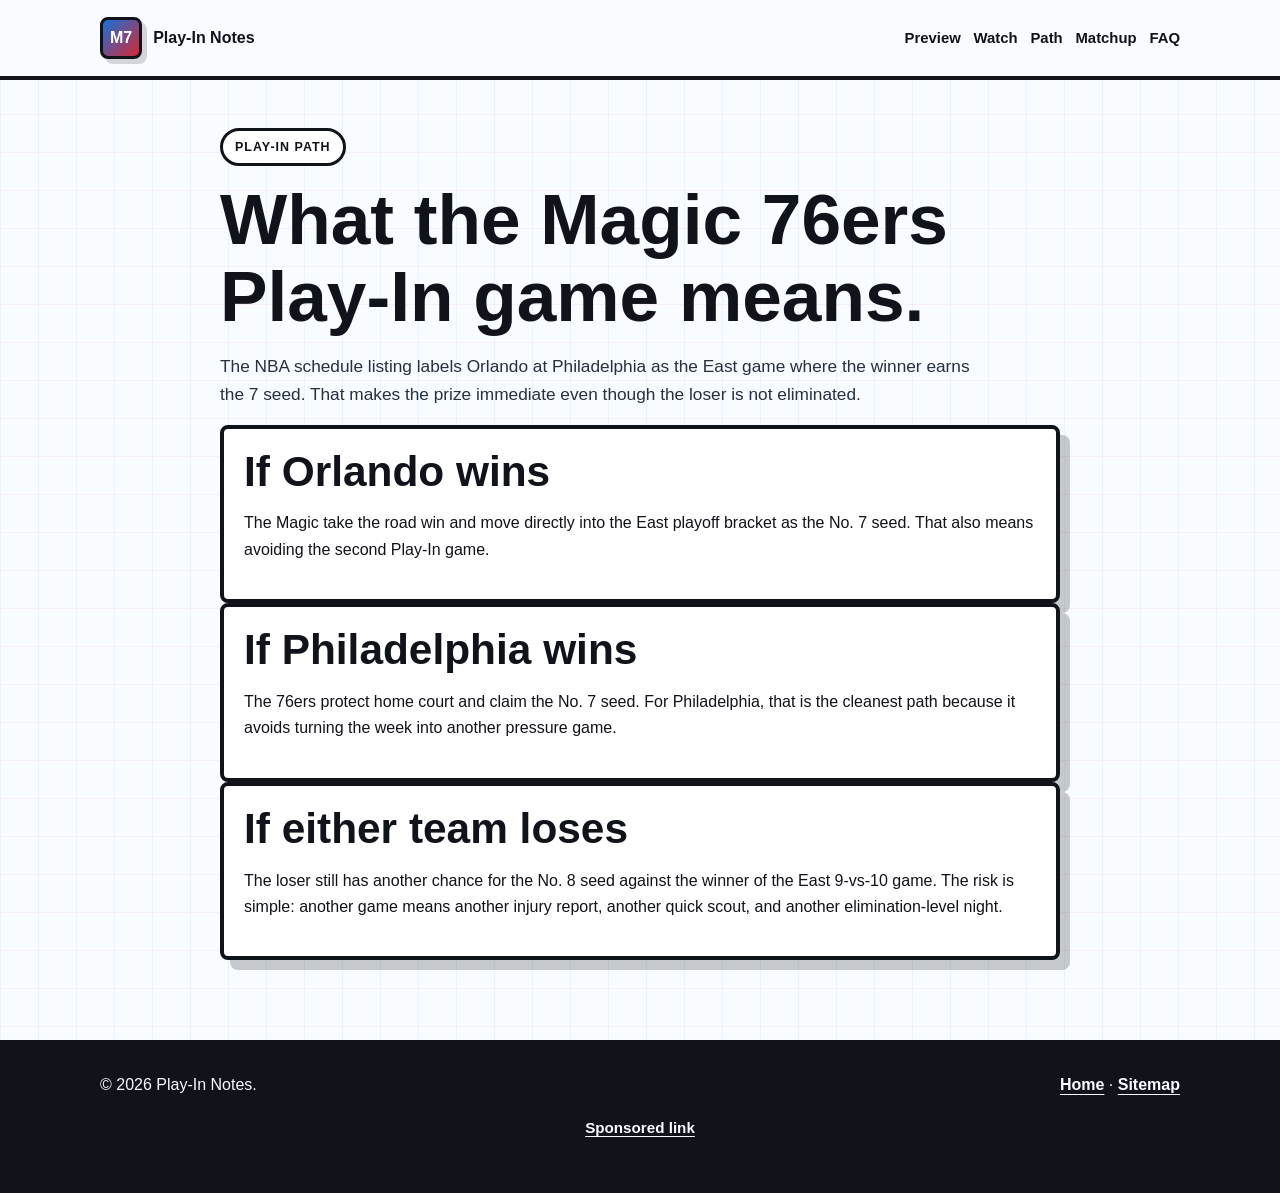
<file: pages/play-in-path.html>
<!doctype html>
<html lang="en">
  <head>
    <meta charset="utf-8">
    <meta name="viewport" content="width=device-width, initial-scale=1">
    <meta name="google-site-verification" content="zPeMqoo2h3M_oqIertTkiu1rAj5quQBwW_J42bXbuFM">
    <title>Magic 76ers Play-In Path: What the Winner Gets</title>
    <meta name="description" content="Simple explanation of the Orlando Magic at Philadelphia 76ers East 7-vs-8 Play-In path and what happens to the winner and loser.">
    <link rel="canonical" href="https://zeshanalikhan.github.io/magic-76ers-play-in-preview/pages/play-in-path.html">
    <meta property="og:title" content="Magic 76ers Play-In Path">
    <meta property="og:description" content="What the East 7-vs-8 Play-In game means for Orlando and Philadelphia.">
    <meta property="og:type" content="article">
    <meta property="og:url" content="https://zeshanalikhan.github.io/magic-76ers-play-in-preview/pages/play-in-path.html">
    <meta property="og:image" content="https://zeshanalikhan.github.io/magic-76ers-play-in-preview/assets/images/magic-76ers-hero.webp">
    <link rel="stylesheet" href="../styles.css">
    <script type="application/ld+json">
      {
        "@context": "https://schema.org",
        "@type": "Article",
        "headline": "Magic 76ers Play-In Path: What the Winner Gets",
        "description": "Simple explanation of the Orlando Magic at Philadelphia 76ers East 7-vs-8 Play-In path and what happens to the winner and loser.",
        "datePublished": "2026-04-13",
        "dateModified": "2026-04-13",
        "image": "https://zeshanalikhan.github.io/magic-76ers-play-in-preview/assets/images/magic-76ers-hero.webp",
        "author": {
          "@type": "Person",
          "name": "Play-In Notes Desk"
        },
        "mainEntityOfPage": "https://zeshanalikhan.github.io/magic-76ers-play-in-preview/pages/play-in-path.html",
        "about": {
          "@type": "SportsEvent",
          "name": "Orlando Magic at Philadelphia 76ers",
          "startDate": "2026-04-15T19:30:00-04:00",
          "location": {
            "@type": "Place",
            "name": "Xfinity Mobile Arena",
            "address": {
              "@type": "PostalAddress",
              "addressLocality": "Philadelphia",
              "addressRegion": "PA",
              "addressCountry": "US"
            }
          }
        }
      }
    </script>
  </head>
  <body>
    <a class="skip-link" href="#main">Skip to content</a>
    <header class="site-header">
      <div class="nav-wrap">
        <a class="brand" href="../index.html"><span class="brand-mark">M7</span><span>Play-In Notes</span></a>
        <nav class="nav-links" aria-label="Main navigation">
          <a href="game-preview.html">Preview</a>
          <a href="how-to-watch.html">Watch</a>
          <a href="play-in-path.html">Path</a>
          <a href="matchup-notes.html">Matchup</a>
          <a href="game-faq.html">FAQ</a>
        </nav>
      </div>
    </header>
    <main id="main" class="section narrow">
      <span class="eyebrow">Play-In path</span>
      <h1>What the Magic 76ers Play-In game means.</h1>
      <p class="lede">The NBA schedule listing labels Orlando at Philadelphia as the East game where the winner earns the 7 seed. That makes the prize immediate even though the loser is not eliminated.</p>

      <section class="panel">
        <h2>If Orlando wins</h2>
        <p>The Magic take the road win and move directly into the East playoff bracket as the No. 7 seed. That also means avoiding the second Play-In game.</p>
      </section>

      <section class="panel">
        <h2>If Philadelphia wins</h2>
        <p>The 76ers protect home court and claim the No. 7 seed. For Philadelphia, that is the cleanest path because it avoids turning the week into another pressure game.</p>
      </section>

      <section class="panel">
        <h2>If either team loses</h2>
        <p>The loser still has another chance for the No. 8 seed against the winner of the East 9-vs-10 game. The risk is simple: another game means another injury report, another quick scout, and another elimination-level night.</p>
      </section>
    </main>
    <footer class="site-footer">
      <div class="footer-inner">
        <p>© <span data-year>2026</span> Play-In Notes.</p>
        <p><a href="../index.html">Home</a> · <a href="../sitemap.xml">Sitemap</a></p>
      </div>
          <div class="adsterra-link-wrap">
        <a class="adsterra-link" href="https://www.profitablecpmratenetwork.com/j9f627innq?key=be46e17df9e34aa3b5b8e77e88a34740" rel="nofollow sponsored noopener" target="_blank">Sponsored link</a>
      </div>
  </footer>
    <script src="../app.js" defer></script>
  </body>
</html>
</file>
<file: styles.css>
:root {
  --ink: #11131a;
  --paper: #f8fbff;
  --panel: #ffffff;
  --muted: #596274;
  --line: #11131a;
  --magic: #1671d9;
  --sixers: #d92735;
  --silver: #d7e2ef;
  --gold: #ffcc4d;
  --shadow: 10px 10px 0 rgba(17, 19, 26, 0.22);
  --soft-shadow: 5px 5px 0 rgba(17, 19, 26, 0.16);
}

* {
  box-sizing: border-box;
}

html {
  scroll-behavior: smooth;
}

body {
  margin: 0;
  background:
    linear-gradient(90deg, rgba(22, 113, 217, 0.06) 1px, transparent 1px),
    linear-gradient(180deg, rgba(217, 39, 53, 0.06) 1px, transparent 1px),
    var(--paper);
  background-size: 38px 38px;
  color: var(--ink);
  font-family: Arial, Helvetica, sans-serif;
  line-height: 1.65;
}

img {
  display: block;
  max-width: 100%;
}

a {
  color: var(--magic);
  font-weight: 800;
  text-underline-offset: 0.24em;
}

a:hover {
  color: var(--sixers);
}

.skip-link {
  left: 1rem;
  position: absolute;
  top: -4rem;
  z-index: 50;
}

.skip-link:focus {
  background: var(--gold);
  border: 3px solid var(--line);
  color: var(--ink);
  padding: 0.75rem 1rem;
  top: 1rem;
}

.site-header {
  background: rgba(248, 251, 255, 0.96);
  border-bottom: 4px solid var(--line);
  position: sticky;
  top: 0;
  z-index: 20;
}

.nav-wrap,
.hero-inner,
.section,
.footer-inner {
  margin: 0 auto;
  max-width: 1120px;
  padding: 0 1.25rem;
}

.nav-wrap {
  align-items: center;
  display: flex;
  gap: 1rem;
  justify-content: space-between;
  min-height: 76px;
}

.brand {
  align-items: center;
  color: var(--ink);
  display: inline-flex;
  font-weight: 900;
  gap: 0.7rem;
  text-decoration: none;
}

.brand-mark {
  align-items: center;
  background: linear-gradient(135deg, var(--magic), var(--sixers));
  border: 3px solid var(--line);
  border-radius: 8px;
  box-shadow: var(--soft-shadow);
  color: #fff;
  display: inline-flex;
  height: 42px;
  justify-content: center;
  letter-spacing: 0;
  width: 42px;
}

.nav-links {
  align-items: center;
  display: flex;
  flex-wrap: wrap;
  gap: 0.8rem;
  justify-content: flex-end;
}

.nav-links a {
  color: var(--ink);
  font-size: 0.93rem;
  text-decoration: none;
}

.nav-links a:hover {
  text-decoration: underline;
}

.hero {
  padding: 3.4rem 0 2.7rem;
}

.hero-inner {
  align-items: center;
  display: grid;
  gap: 2rem;
  grid-template-columns: minmax(0, 1.03fr) minmax(280px, 0.97fr);
}

.eyebrow {
  align-items: center;
  background: #fff;
  border: 3px solid var(--line);
  border-radius: 999px;
  color: var(--ink);
  display: inline-flex;
  font-size: 0.78rem;
  font-weight: 900;
  gap: 0.45rem;
  letter-spacing: 0.08em;
  padding: 0.35rem 0.75rem;
  text-transform: uppercase;
}

h1,
h2,
h3 {
  letter-spacing: 0;
  line-height: 1.08;
}

h1 {
  font-size: 4.45rem;
  margin: 1rem 0 1rem;
  max-width: 960px;
}

h2 {
  font-size: 2.65rem;
  margin: 0 0 1rem;
}

h3 {
  font-size: 1.2rem;
  margin: 0 0 0.55rem;
}

p {
  margin: 0 0 1rem;
}

.lede {
  color: #263041;
  font-size: 1.08rem;
  max-width: 760px;
}

.cta-row {
  display: flex;
  flex-wrap: wrap;
  gap: 0.8rem;
  margin: 1.5rem 0 0;
}

.button {
  align-items: center;
  background: var(--ink);
  border: 3px solid var(--line);
  border-radius: 8px;
  box-shadow: var(--soft-shadow);
  color: #fff;
  display: inline-flex;
  font-weight: 900;
  justify-content: center;
  min-height: 46px;
  padding: 0.75rem 1rem;
  text-decoration: none;
}

.button:hover {
  background: var(--sixers);
  color: #fff;
}

.button.secondary {
  background: var(--gold);
  color: var(--ink);
}

.hero-card,
.panel,
.fact-card,
.scoreboard,
.image-frame,
.toc,
.stat-table {
  background: var(--panel);
  border: 4px solid var(--line);
  border-radius: 8px;
  box-shadow: var(--shadow);
}

.hero-card {
  overflow: hidden;
}

.scoreboard {
  margin-top: 1.5rem;
  overflow: hidden;
}

.score-row {
  align-items: center;
  border-top: 3px solid var(--line);
  display: grid;
  gap: 1rem;
  grid-template-columns: 1fr auto;
  padding: 1rem;
}

.score-row:first-child {
  border-top: 0;
}

.score-row strong {
  font-size: 2rem;
}

.team-dot {
  border: 3px solid var(--line);
  border-radius: 999px;
  display: inline-block;
  height: 28px;
  margin-right: 0.75rem;
  vertical-align: middle;
  width: 28px;
}

.team-dot.orl {
  background: var(--magic);
}

.team-dot.phi {
  background: var(--sixers);
}

.section {
  padding-bottom: 3rem;
  padding-top: 3rem;
}

.section.narrow {
  max-width: 880px;
}

.meta-grid,
.card-grid,
.two-col,
.stat-grid {
  display: grid;
  gap: 1rem;
}

.meta-grid {
  grid-template-columns: repeat(4, minmax(0, 1fr));
  margin-top: 1.4rem;
}

.card-grid {
  grid-template-columns: repeat(3, minmax(0, 1fr));
  margin-top: 1.5rem;
}

.two-col {
  align-items: start;
  grid-template-columns: minmax(0, 1fr) minmax(300px, 0.8fr);
}

.stat-grid {
  grid-template-columns: repeat(2, minmax(0, 1fr));
}

.fact-card,
.panel,
.toc {
  padding: 1.25rem;
}

.fact-card span {
  color: var(--muted);
  display: block;
  font-size: 0.78rem;
  font-weight: 900;
  letter-spacing: 0.08em;
  margin-bottom: 0.35rem;
  text-transform: uppercase;
}

.fact-card strong {
  font-size: 1.2rem;
}

.callout {
  background: #eef5ff;
  border: 4px solid var(--line);
  border-radius: 8px;
  box-shadow: var(--soft-shadow);
  margin: 1.5rem 0;
  padding: 1.25rem;
}

.image-frame {
  margin: 1.5rem 0;
  overflow: hidden;
}

.image-frame figcaption {
  border-top: 3px solid var(--line);
  color: var(--muted);
  font-size: 0.92rem;
  padding: 0.75rem 1rem;
}

.stat-table {
  border-collapse: separate;
  border-spacing: 0;
  margin: 1.5rem 0;
  overflow: hidden;
  width: 100%;
}

.stat-table th,
.stat-table td {
  border-bottom: 3px solid var(--line);
  padding: 0.85rem;
  text-align: left;
}

.stat-table tr:last-child td {
  border-bottom: 0;
}

.stat-table th {
  background: var(--ink);
  color: #fff;
}

.clean-list {
  margin: 0;
  padding-left: 1.1rem;
}

.clean-list li {
  margin-bottom: 0.65rem;
}

.site-footer {
  background: var(--ink);
  color: #f8fbff;
  margin-top: 2rem;
  padding: 2rem 0;
}

.site-footer a {
  color: #f8fbff;
}

.footer-inner {
  align-items: center;
  display: flex;
  flex-wrap: wrap;
  gap: 1rem;
  justify-content: space-between;
}

@media (max-width: 820px) {
  .nav-wrap,
  .footer-inner {
    align-items: flex-start;
    flex-direction: column;
  }

  .hero-inner,
  .two-col,
  .card-grid,
  .meta-grid,
  .stat-grid {
    grid-template-columns: 1fr;
  }

  h1 {
    font-size: 2.48rem;
  }

  h2 {
    font-size: 1.85rem;
  }

  .hero {
    padding-top: 2rem;
  }
}
.adsterra-link-wrap {
  padding: 0 0 1.25rem;
  text-align: center;
}

.adsterra-link {
  color: inherit;
  font-size: 0.95rem;
  font-weight: 700;
  text-decoration: underline;
  text-underline-offset: 0.18em;
}
</file>
